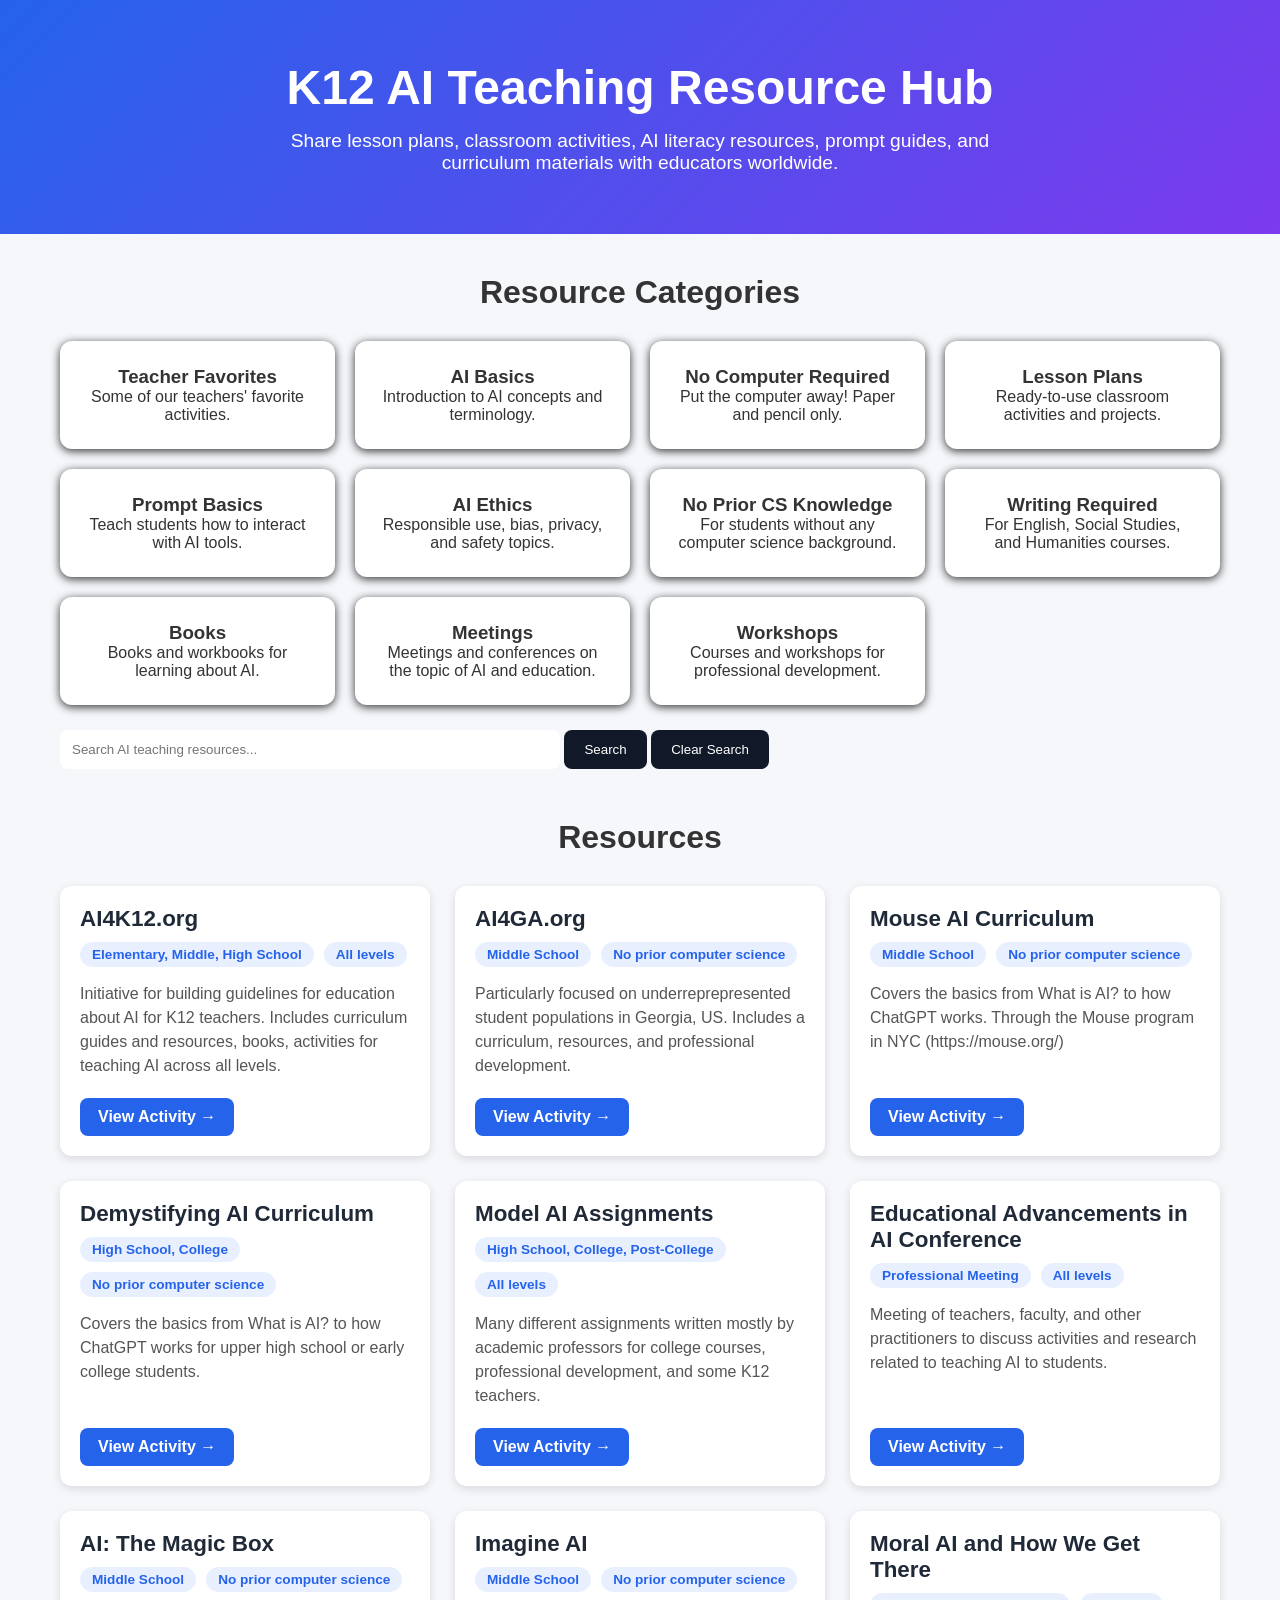
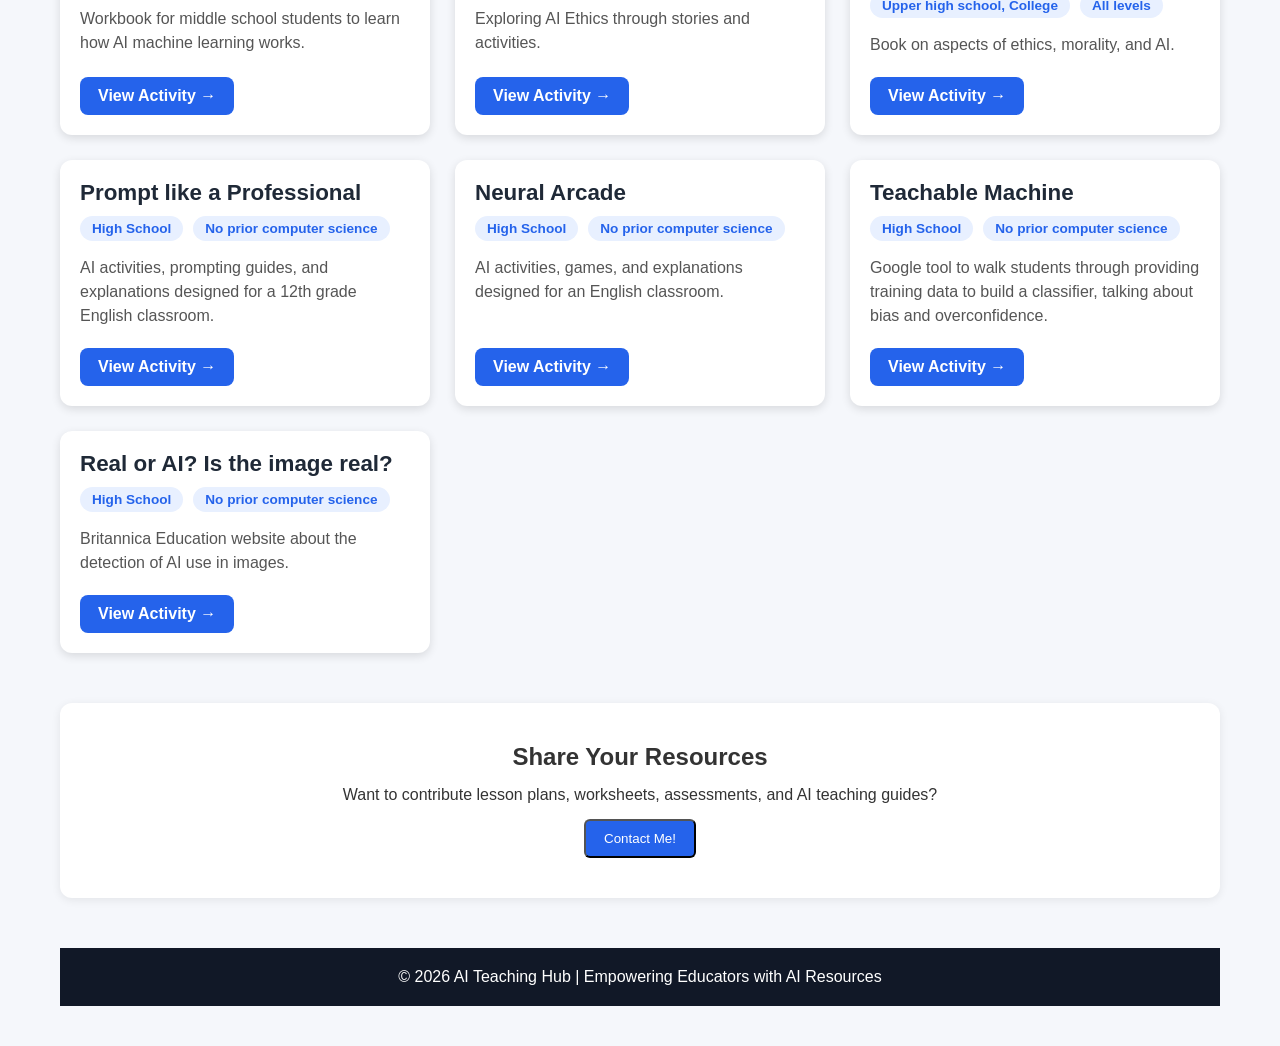
<file: aiforteachers.html>
<!DOCTYPE html>
<html lang="en">
<head>
<meta charset="UTF-8">
<meta name="viewport" content="width=device-width, initial-scale=1.0">
<title> K12 AI Teaching Resource Hub</title>

<link rel="stylesheet" href="css/aiteachers.css" type="text/css">
    <script>
        const TF = "teacher-favorites";
        const AIB = "ai-basics";
        const NC = "no-computer";
        const LP = "lesson-plans";
        const PB = "prompt-basics";
        const AIE = "ai-ethics";
        const NCS = "no-prior-cs";
        const WR = "writing-req";
        const BOOK = "book";
        const MEET = "meeting";
        const WKSP = "course";
        
        const all_categories = [TF, AIB, NC, LP, PB, AIE, NCS, WR, BOOK, MEET, WKSP];
        var curr_categories = [TF, AIB, NC, LP, PB, AIE, NCS, WR, BOOK, MEET, WKSP];
        const resources = [
            {
            title: "AI4K12.org",
                description: "Initiative for building guidelines for education about AI for K12 teachers. Includes curriculum guides and resources, books, activities for teaching AI across all levels.",
                tags: [AIB, LP, AIE, NCS],
                grade: "Elementary, Middle, High School",
                difficulty: "All levels",
                link: "https://ai4k12.org/"
            },
            {
            title: "AI4GA.org",
                description: "Particularly focused on underreprepresented student populations in Georgia, US. Includes a curriculum, resources, and professional development.",
                tags: [AIB, LP, AIE, NCS],
                grade: "Middle School",
                difficulty: "No prior computer science",
                link: "https://ai4ga.org/"
            },
            {
            title: "Mouse AI Curriculum",
                description: "Covers the basics from What is AI? to how ChatGPT works. Through the Mouse program in NYC (https://mouse.org/)",
                tags: [AIB, LP],
                grade: "Middle School",
                difficulty: "No prior computer science",
                link: "https://www.cs.cmu.edu/~pvirtue/AIS/mouse/"
            },
          {
            title: "Demystifying AI Curriculum",
                description: "Covers the basics from What is AI? to how ChatGPT works for upper high school or early college students.",
                tags: [AIB, LP, WKSP],
                grade: "High School, College",
                difficulty: "No prior computer science",
                link: "https://www.cs.cmu.edu/~15181/"
            },
        {  
            title: "Model AI Assignments",
                description: "Many different assignments written mostly by academic professors for college courses, professional development, and some K12 teachers.",
                tags: [AIB, LP, AIE],
                grade: "High School, College, Post-College",
                difficulty: "All levels",
            link: "https://modelai.gettysburg.edu/"
        },
            {  
            title: "Educational Advancements in AI Conference",
                description: "Meeting of teachers, faculty, and other practitioners to discuss activities and research related to teaching AI to students.",
                tags: [AIB, NC, AIE, MEET],
                grade: "Professional Meeting",
                difficulty: "All levels",
            link: "https://eaai-conf.github.io/"
        },
            {  
            title: "AI: The Magic Box",
                description: "Workbook for middle school students to learn how AI machine learning works.",
                tags: [AIB, NC, BOOK],
                grade: "Middle School",
                difficulty: "No prior computer science",
            link: "https://www.amazon.com/AI-Magic-Box-Artificial-Intelligence/dp/B0DKCR7QPW"
        },
            {  
            title: "Imagine AI",
                description: "Exploring AI Ethics through stories and activities.",
                tags: [NC, AIE, WR, BOOK],
                grade: "Middle School",
                difficulty: "No prior computer science",
            link: "https://www.colorado.edu/project/imagine-ai/resources"
        },
            {  
            title: "Moral AI and How We Get There",
                description: "Book on aspects of ethics, morality, and AI.",
                tags: [NC, AIE, BOOK],
                grade: "Upper high school, College",
                difficulty: "All levels",
            link: "https://www.amazon.com/Moral-AI-How-Get-There/dp/0241454751/"
        },
            {
            title: "Prompt like a Professional",
                description: "AI activities, prompting guides, and explanations designed for a 12th grade English classroom.",
                tags: [AIB, NCS, TF],
                grade: "High School",
                difficulty: "No prior computer science",
                link: "https://modernwritinglab.netlify.app"
            },
            {
            title: "Neural Arcade",
                description: "AI activities, games, and explanations designed for an English classroom.",
                tags: [AIB, NCS, TF],
                grade: "High School",
                difficulty: "No prior computer science",
                link: "https://neural-arcade.com"
            },
            {
            title: "Teachable Machine",
                description: "Google tool to walk students through providing training data to build a classifier, talking about bias and overconfidence.",
                tags: [AIB, NCS, TF],
                grade: "High School",
                difficulty: "No prior computer science",
                link: "https://teachablemachine.withgoogle.com/"
            },
            {
            title: "Real or AI? Is the image real?",
                description: "Britannica Education website about the detection of AI use in images.",
                tags: [NCS, TF],
                grade: "High School",
                difficulty: "No prior computer science",
                link: "https://britannicaeducation.com/blog/quiz-real-or-ai/"
            },
            
        ];

        document.addEventListener("DOMContentLoaded", () => {
            loadResources();
        });

        function hasCommonString(array1, array2) {
            return array1.some(item => array2.includes(item));
        }

        function loadResources(){
            container = document.getElementById("resources");
            container.innerHTML = "";

            query = document
                .getElementById("searchInput")
                .value
                .toLowerCase();

            filtered_resources = resources.filter(resource =>
                (resource.title.toLowerCase().includes(query) ||
                resource.description.toLowerCase().includes(query) ||
                resource.tags.some(tag =>
                    tag.toLowerCase().includes(query)
                )) &&
                resource.tags.some(tag => curr_categories.includes(tag))   
            );
            
            filtered_resources.forEach(res => {
                if (hasCommonString(res.tags, curr_categories)){
                    const cardElement = document.createElement("div");
                    cardElement.className = "activity-card";
                
                    cardElement.innerHTML = `
                        <div class="activity-title">${res.title}</div>
                
                        <div class="activity-meta">
                            <span class="badge">${res.grade}</span>
                            <span class="badge">${res.difficulty}</span>
                        </div>
                
                        <div class="activity-description">
                            ${res.description}
                        </div>
                
                        <a class="activity-link"
                           href="${res.link}">
                            View Activity →
                        </a>
                    `;
                
                    container.appendChild(cardElement);
                }
            });
        }

        function searchResources() {
            loadResources();
        }

        function clearSearch(){
            document
                .getElementById("searchInput")
                .value = "";
            loadResources();
        }

        function toggleResults(){
            let element = document.getElementById("search");
            let hidden = element.getAttribute("hidden");

            if (hidden) {
               element.removeAttribute("hidden");
            } else {
               element.setAttribute("hidden", "hidden");
            }
        }

        function toggleCategorySelected(element){
            var id = element.id;

            if (curr_categories.includes(id)){
                element.style.boxShadow = "0 2px 10px rgba(0,0,0,0.08)";
                curr_categories = curr_categories.filter(item => item !== id);
            }
            else{
                element.style.boxShadow = "0 2px 10px rgba(0,0,0,0.8)";
                curr_categories.push(id);
            }

            loadResources();
        }

        function displayResults(results){
            const container = document.getElementById("card-container");
            container.innerHTML = "";

            results.forEach(result => {
                const cardElement = document.createElement("div");
                cardElement.className = "search-card";
            
                cardElement.innerHTML = `
                    <h3>${result.title}</h3>
                    <p>Grades: ${result.grade}</p>
                    <p>Link: ${result.link}</p>
                `;
            
                container.appendChild(cardElement);
            });
            toggleResults();
        }
    </script>
</head>

<body>

<header>
    <h1>K12 AI Teaching Resource Hub</h1>
    <p>
        Share lesson plans, classroom activities, AI literacy resources,
        prompt guides, and curriculum materials with educators worldwide.
    </p>

</header>

<div class="container">

    <h2 class="section-title">Resource Categories</h2>

    <div class="categories">
        <div class="category-card" id="teacher-favorites" onclick="toggleCategorySelected(this)">
            <h3>Teacher Favorites</h3>
            <p>Some of our teachers' favorite activities.</p>
        </div>
        
        <div class="category-card" id="ai-basics" onclick="toggleCategorySelected(this)">
            <h3>AI Basics</h3>
            <p>Introduction to AI concepts and terminology.</p>
        </div>

        <div class="category-card" id="no-computer" onclick="toggleCategorySelected(this)">
            <h3>No Computer Required</h3>
            <p>Put the computer away! Paper and pencil only.</p>
        </div>

        <div class="category-card" id="lesson-plans" onclick="toggleCategorySelected(this)">
            <h3>Lesson Plans</h3>
            <p>Ready-to-use classroom activities and projects.</p>
        </div>

        <div class="category-card" id="prompt-basics" onclick="toggleCategorySelected(this)">
            <h3>Prompt Basics</h3>
            <p>Teach students how to interact with AI tools.</p>
        </div>

        <div class="category-card" id="ai-ethics" onclick="toggleCategorySelected(this)">
            <h3>AI Ethics</h3>
            <p>Responsible use, bias, privacy, and safety topics.</p>
        </div>

        <div class="category-card" id="no-prior-cs" onclick="toggleCategorySelected(this)">
            <h3>No Prior CS Knowledge</h3>
            <p>For students without any computer science background.</p>
        </div>

        <div class="category-card" id="writing-req" onclick="toggleCategorySelected(this)">
            <h3>Writing Required</h3>
            <p>For English, Social Studies, and Humanities courses.</p>
        </div>

        <div class="category-card" id="book" onclick="toggleCategorySelected(this)">
            <h3>Books</h3>
            <p>Books and workbooks for learning about AI.</p>
        </div>

        <div class="category-card" id="meeting" onclick="toggleCategorySelected(this)">
            <h3>Meetings</h3>
            <p>Meetings and conferences on the topic of AI and education.</p>
        </div>

        <div class="category-card" id="course" onclick="toggleCategorySelected(this)">
            <h3>Workshops</h3>
            <p>Courses and workshops for professional development.</p>
        </div>
    </div>

    <div class="search-box">
        <input id="searchInput" type="text" placeholder="Search AI teaching resources...">
        <button onclick="searchResources();">Search</button>
        <button onclick="clearSearch();">Clear Search</button>
    </div>

    <h2 class="section-title" style="margin-top:50px;">
        Resources
    </h2>

    <div class="resources" id="resources">
    </div>

    <div class="contact-section">
        <h2>Share Your Resources</h2>
        <p style="margin:15px 0;">
            Want to contribute lesson plans, worksheets, assessments,
            and AI teaching guides?
        </p>
    <button onclick="showEmail()" class="btn">
        Contact Me!
    </button>

    <p id="address" style="display:none; margin-top:15px;">
        <span class="e-mail" data-user="htnesors" data-website="ude.umc.werdna"></span>
    </p>
</div>

<script>
function showEmail() {
    document.getElementById("address").style.display = "block";
}
</script>      

<footer>
    <p>© 2026 AI Teaching Hub | Empowering Educators with AI Resources</p>
</footer>

</body>
</html>
</file>
<file: css/aiteachers.css>
*{
    margin:0;
    padding:0;
    box-sizing:border-box;
    font-family:Arial, sans-serif;
}

body{
    background:#f5f7fb;
    color:#333;
}

header{
    background:linear-gradient(135deg,#2563eb,#7c3aed);
    color:white;
    padding:60px 20px;
    text-align:center;
}

header h1{
    font-size:3rem;
    margin-bottom:15px;
}

header p{
    font-size:1.2rem;
    max-width:700px;
    margin:auto;
}

.search-box{
    margin-top:25px;
}

.search-box input{
    width:60%;
    max-width:500px;
    padding:12px;
    border:none;
    border-radius:8px;
}

.search-box button{
    padding:12px 20px;
    border:none;
    background:#111827;
    color:white;
    border-radius:8px;
    cursor:pointer;
}

.container{
    max-width:1200px;
    margin:auto;
    padding:40px 20px;
}

.section-title{
    text-align:center;
    margin-bottom:30px;
    font-size:2rem;
}

.categories{
    display:grid;
    grid-template-columns:repeat(auto-fit,minmax(220px,1fr));
    gap:20px;
}

.category-card{
    background:white;
    padding:25px;
    border-radius:12px;
    box-shadow:0 2px 10px rgba(0,0,0,0.8);
    text-align:center;
}

.resources{
    display:grid;
    grid-template-columns:repeat(auto-fit,minmax(300px,1fr));
    gap:25px;
    margin-top:20px;
}

.resource-card{
    background:white;
    border-radius:12px;
    overflow:hidden;
    box-shadow:0 2px 10px rgba(0,0,0,0.8);
}

.resource-card img{
    width:100%;
    height:180px;
    object-fit:cover;
}

.resource-content{
    padding:20px;
}

.resource-content h3{
    margin-bottom:10px;
}

.resource-content p{
    margin-bottom:15px;
}

.btn{
    display:inline-block;
    background:#2563eb;
    color:white;
    padding:10px 18px;
    text-decoration:none;
    border-radius:6px;
}

.contact-section{
    background:white;
    padding:40px;
    border-radius:12px;
    text-align:center;
    margin-top:50px;
    box-shadow:0 2px 10px rgba(0,0,0,0.08);
}

.e-mail:before {
    content: attr(data-website) "\0040" attr(data-user);
    unicode-bidi: bidi-override;
    direction: rtl;
}

#searchCardContainer {
    display: flex;
    flex-direction: column;
    gap: 15px;
}

.search-card {
    padding: 15px;
    border: 1px solid #ddd;
    border-radius: 8px;
    background: white;
}

#cardContainer {
    display: grid;
    grid-template-columns: repeat(auto-fill, minmax(340px, 1fr));
    gap: 20px;
    padding: 20px;
}

.activity-card {
    display: flex;
    flex-direction: column;
    background: #ffffff;
    border-radius: 12px;
    padding: 20px;
    box-shadow: 0 3px 10px rgba(0,0,0,0.12);
    transition: transform 0.2s ease, box-shadow 0.2s ease;
}

.activity-card:hover {
    transform: translateY(-4px);
    box-shadow: 0 8px 20px rgba(0,0,0,0.18);
}

.activity-title {
    font-size: 1.4rem;
    font-weight: bold;
    color: #1f2937;
    margin-bottom: 10px;
}

.activity-meta {
    display: flex;
    gap: 10px;
    flex-wrap: wrap;
    margin-bottom: 15px;
}

.badge {
    background: #e8f0ff;
    color: #2563eb;
    padding: 5px 12px;
    border-radius: 20px;
    font-size: 0.85rem;
    font-weight: 600;
}

.activity-description {
    color: #555;
    line-height: 1.5;
    flex-grow: 1;
    margin-bottom: 20px;
}

.activity-link {
    align-self: flex-start;
    background: #2563eb;
    color: white;
    text-decoration: none;
    padding: 10px 18px;
    border-radius: 8px;
    font-weight: bold;
    transition: background 0.2s;
}

.activity-link:hover {
    background: #1d4ed8;
}    

footer{
    background:#111827;
    color:white;
    text-align:center;
    padding:20px;
    margin-top:50px;
}
</file>
